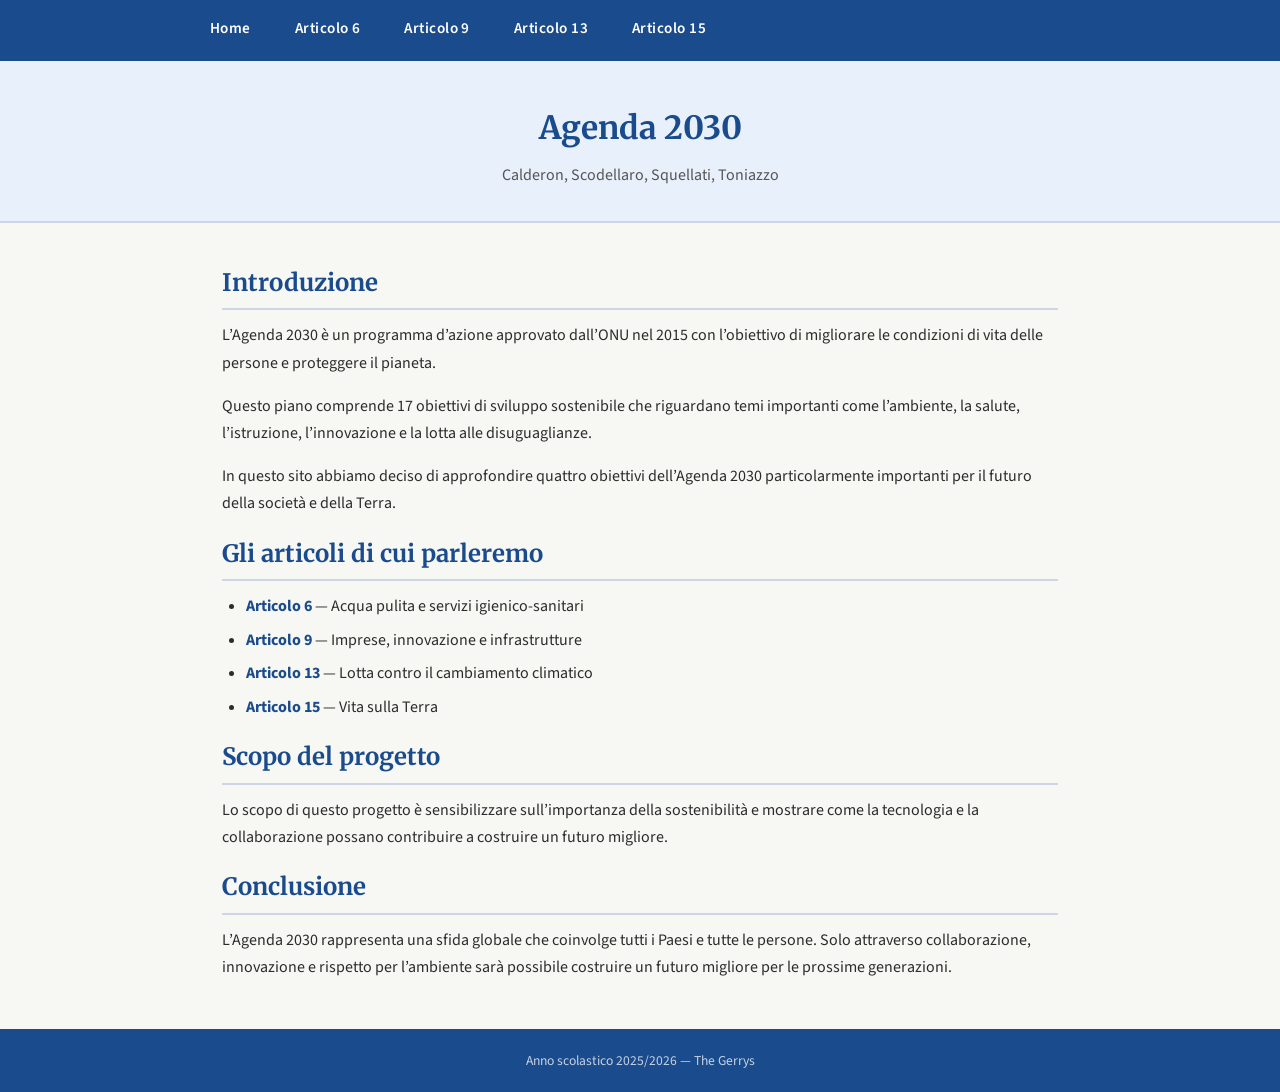
<file: index.html>
<!DOCTYPE html>
<html lang="it">
<head>
  <meta charset="UTF-8">
  <meta name="viewport" content="width=device-width, initial-scale=1.0">
  <title> Home - Agenda 2030</title>
  <!-- Collegamento all'unico foglio di stile esterno -->
  <link rel="stylesheet" href="stile.css">
</head>
<body>

  <!-- =====================================================
       NAVBAR — uguale in tutte le pagine.
       Sul link della pagina corrente aggiungi class="attivo"
       ===================================================== -->
  <nav>
    <ul>
      <li><a href="index.html">Home</a></li>
      <li><a href="articolo6.html">Articolo 6</a></li>
      <li><a href="articolo9.html">Articolo 9</a></li>
      <li><a href="articolo13.html">Articolo 13</a></li>
      <li><a href="articolo15.html">Articolo 15</a></li>
    </ul>
  </nav>

  <!-- =====================================================
       INTESTAZIONE DELLA PAGINA
       Cambia il titolo e il sottotitolo qui sotto.
       ===================================================== -->
  <header>
    <h1>Agenda 2030</h1>
    <p class="sottotitolo">Calderon, Scodellaro, Squellati, Toniazzo</p>
  </header>

  <!-- =====================================================
       CONTENUTO PRINCIPALE
       Scrivi qui il testo, le immagini, le tabelle ecc.
       ===================================================== -->
  <main>

    <!-- INIZIO CONTENUTO - puoi modificare o eliminare questo esempio -->

    <h2>Introduzione</h2>
    <p>
      L’Agenda 2030 è un programma d’azione approvato dall’ONU nel 2015 con l’obiettivo di migliorare le condizioni di vita delle persone e proteggere il pianeta. </p>
  Questo piano comprende 17 obiettivi di sviluppo sostenibile che riguardano temi importanti come l’ambiente, la salute, l’istruzione, l’innovazione e la lotta alle disuguaglianze. </p>
In questo sito abbiamo deciso di approfondire quattro obiettivi dell’Agenda 2030 particolarmente importanti per il futuro della società e della Terra.
    </p>

    <h2>Gli articoli di cui parleremo</h2>
    <ul>
      <li><strong>Articolo 6</strong> — Acqua pulita e servizi igienico-sanitari</li>
      <li><strong>Articolo 9</strong> — Imprese, innovazione e infrastrutture</li>
      <li><strong>Articolo 13</strong> — Lotta contro il cambiamento climatico</li>
      <li><strong>Articolo 15</strong> — Vita sulla Terra</li>
    </ul>

    <h2>Scopo del progetto</h2>

    <p>
      Lo scopo di questo progetto è sensibilizzare sull’importanza
      della sostenibilità e mostrare come la tecnologia e la collaborazione
      possano contribuire a costruire un futuro migliore.
    </p>

    <h2>Conclusione</h2>

    <p>
      L’Agenda 2030 rappresenta una sfida globale che coinvolge tutti i Paesi e tutte le persone.
    Solo attraverso collaborazione, innovazione e rispetto per l’ambiente sarà possibile costruire un futuro migliore per le prossime generazioni. 
    </p>

  </main>

  <!-- =====================================================
       PIÈ DI PAGINA — uguale in tutte le pagine
       ===================================================== -->
  <footer>
    <p>Anno scolastico 2025/2026 — The Gerrys</p>
  </footer>

</body>
</html>
</file>
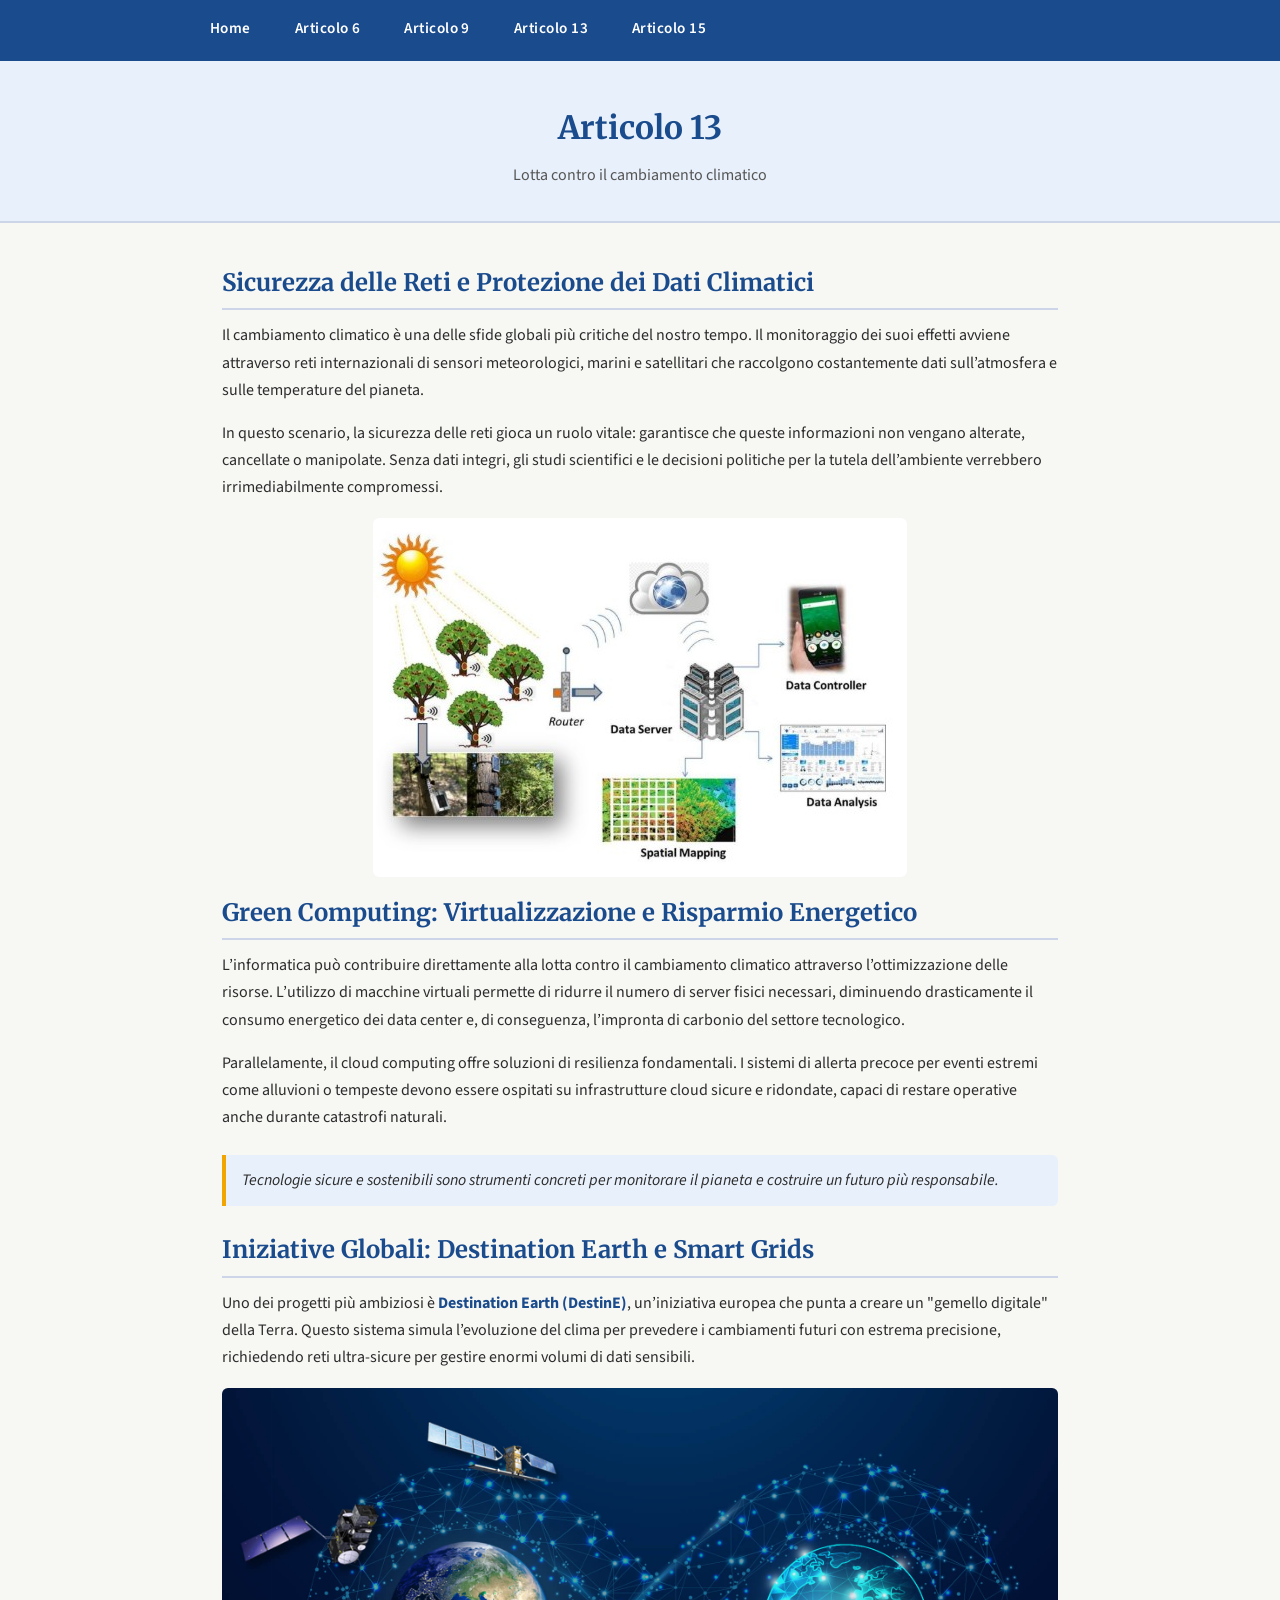
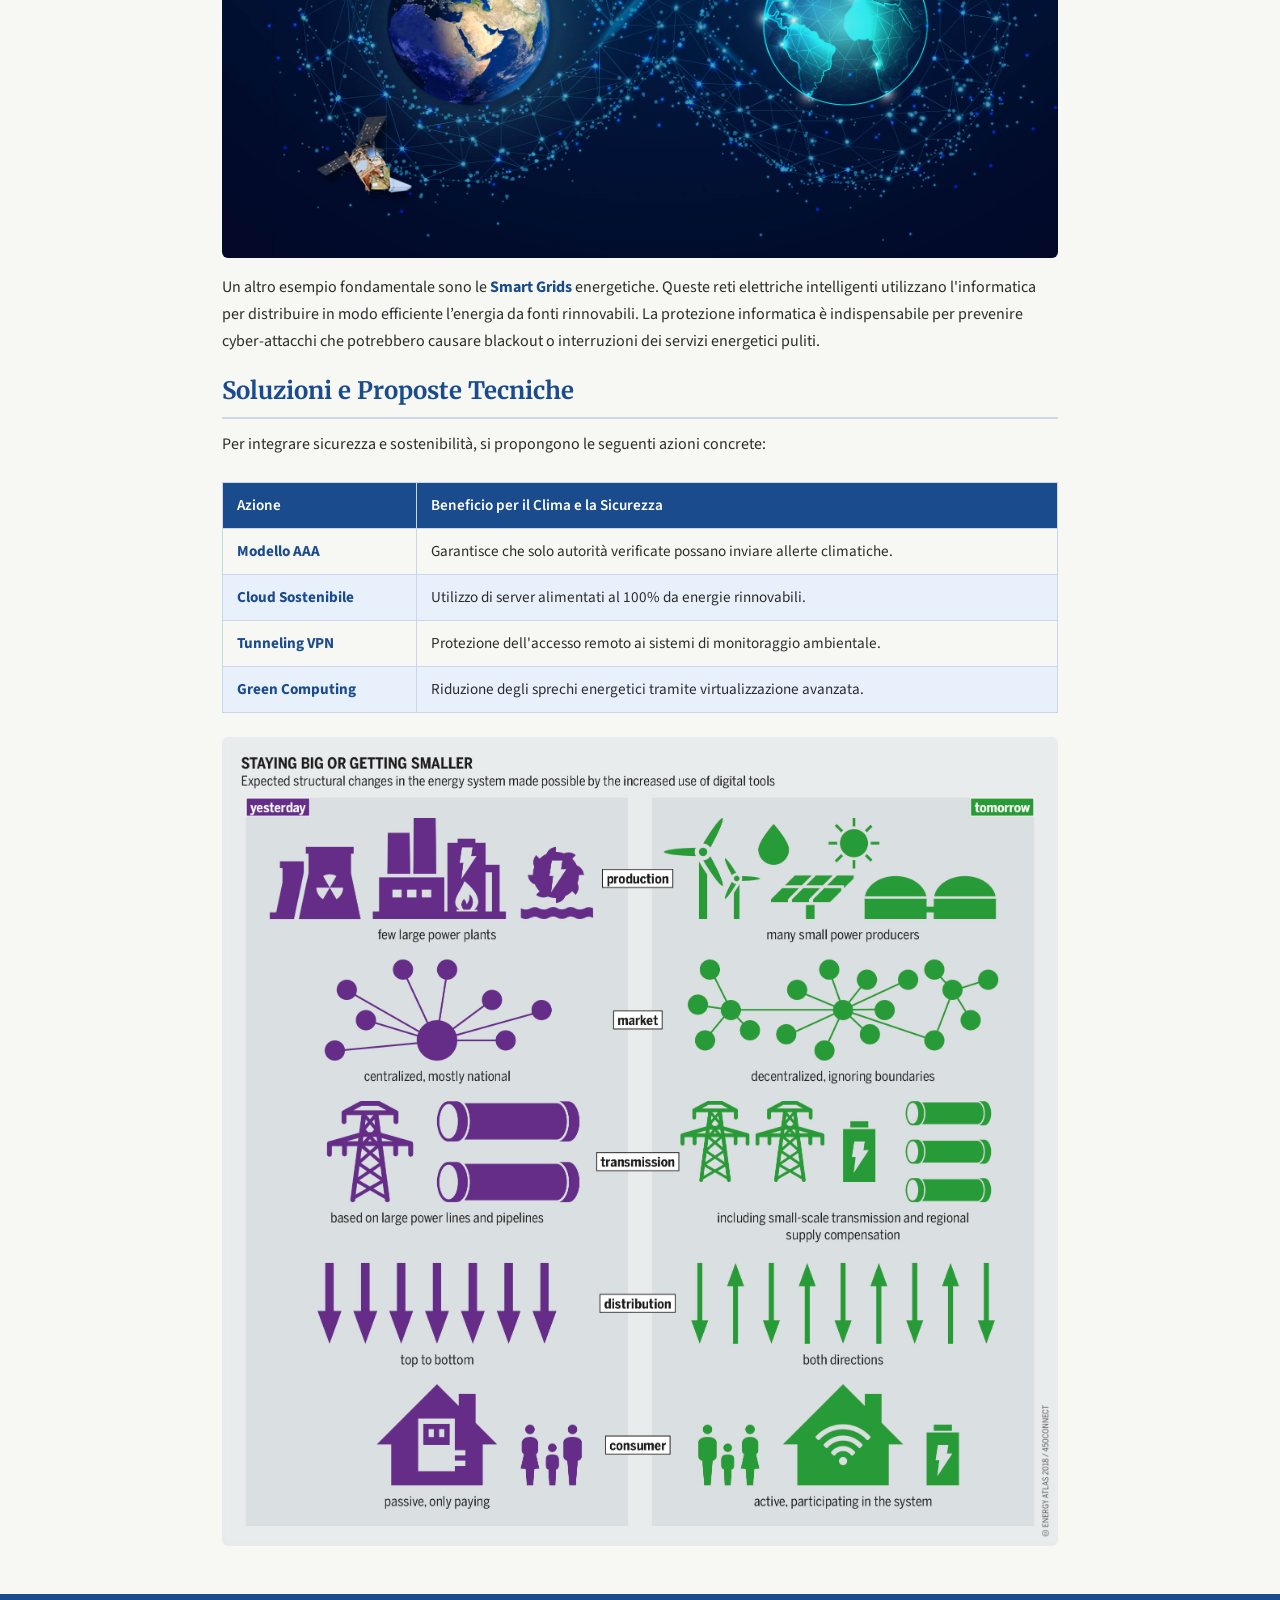
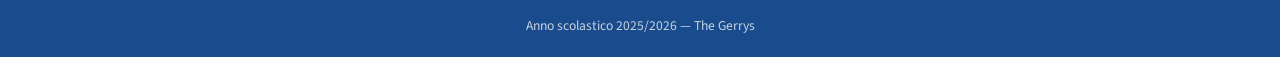
<file: articolo13.html>
<!DOCTYPE html>
<html lang="it">
<head>
  <meta charset="UTF-8">
  <meta name="viewport" content="width=device-width, initial-scale=1.0">
  <title>Articolo 13 - Agenda 2030</title>
  <link rel="stylesheet" href="stile.css">
</head>
<body>

  <nav>
    <ul>
      <li><a href="index.html">Home</a></li>
      <li><a href="articolo6.html">Articolo 6</a></li>
      <li><a href="articolo9.html">Articolo 9</a></li>
      <li><a href="articolo13.html">Articolo 13</a></li>
      <li><a href="articolo15.html">Articolo 15</a></li>
    </ul>
  </nav>

  <header>
    <h1>Articolo 13</h1>
    <p class="sottotitolo">Lotta contro il cambiamento climatico</p>
  </header>

  <main>

    <h2>Sicurezza delle Reti e Protezione dei Dati Climatici</h2>
    <p>Il cambiamento climatico è una delle sfide globali più critiche del nostro tempo. Il monitoraggio dei suoi effetti avviene attraverso reti internazionali di sensori meteorologici, marini e satellitari che raccolgono costantemente dati sull’atmosfera e sulle temperature del pianeta.</p>
    
    <p>In questo scenario, la sicurezza delle reti gioca un ruolo vitale: garantisce che queste informazioni non vengano alterate, cancellate o manipolate. Senza dati integri, gli studi scientifici e le decisioni politiche per la tutela dell’ambiente verrebbero irrimediabilmente compromessi.</p>

    <img src="img/sensori-climatici.jpg" alt="Rete di sensori per il monitoraggio ambientale">

    <h2>Green Computing: Virtualizzazione e Risparmio Energetico</h2>
    <p>L’informatica può contribuire direttamente alla lotta contro il cambiamento climatico attraverso l’ottimizzazione delle risorse. L’utilizzo di macchine virtuali permette di ridurre il numero di server fisici necessari, diminuendo drasticamente il consumo energetico dei data center e, di conseguenza, l’impronta di carbonio del settore tecnologico.</p>
    
    <p>Parallelamente, il cloud computing offre soluzioni di resilienza fondamentali. I sistemi di allerta precoce per eventi estremi come alluvioni o tempeste devono essere ospitati su infrastrutture cloud sicure e ridondate, capaci di restare operative anche durante catastrofi naturali.</p>

    <blockquote>
      Tecnologie sicure e sostenibili sono strumenti concreti per monitorare il pianeta e costruire un futuro più responsabile.
    </blockquote>

    <h2>Iniziative Globali: Destination Earth e Smart Grids</h2>
    <p>Uno dei progetti più ambiziosi è <strong>Destination Earth (DestinE)</strong>, un’iniziativa europea che punta a creare un "gemello digitale" della Terra. Questo sistema simula l’evoluzione del clima per prevedere i cambiamenti futuri con estrema precisione, richiedendo reti ultra-sicure per gestire enormi volumi di dati sensibili.</p>
    
    <img src="img/digital-twin-earth.jpg" alt="Modello digitale del pianeta Terra">

    <p>Un altro esempio fondamentale sono le <strong>Smart Grids</strong> energetiche. Queste reti elettriche intelligenti utilizzano l'informatica per distribuire in modo efficiente l’energia da fonti rinnovabili. La protezione informatica è indispensabile per prevenire cyber-attacchi che potrebbero causare blackout o interruzioni dei servizi energetici puliti.</p>

    <h2>Soluzioni e Proposte Tecniche</h2>
    <p>Per integrare sicurezza e sostenibilità, si propongono le seguenti azioni concrete:</p>
    
    <table>
      <thead>
        <tr>
          <th>Azione</th>
          <th>Beneficio per il Clima e la Sicurezza</th>
        </tr>
      </thead>
      <tbody>
        <tr>
          <td><strong>Modello AAA</strong></td>
          <td>Garantisce che solo autorità verificate possano inviare allerte climatiche.</td>
        </tr>
        <tr>
          <td><strong>Cloud Sostenibile</strong></td>
          <td>Utilizzo di server alimentati al 100% da energie rinnovabili.</td>
        </tr>
        <tr>
          <td><strong>Tunneling VPN</strong></td>
          <td>Protezione dell'accesso remoto ai sistemi di monitoraggio ambientale.</td>
        </tr>
        <tr>
          <td><strong>Green Computing</strong></td>
          <td>Riduzione degli sprechi energetici tramite virtualizzazione avanzata.</td>
        </tr>
      </tbody>
    </table>

    <img src="img/smart-grid-energy.jpg" alt="Rete elettrica intelligente con fonti rinnovabili">

  </main>

  <footer>
    <p>Anno scolastico 2025/2026 — The Gerrys</p>
  </footer>

</body>
</html>
</file>
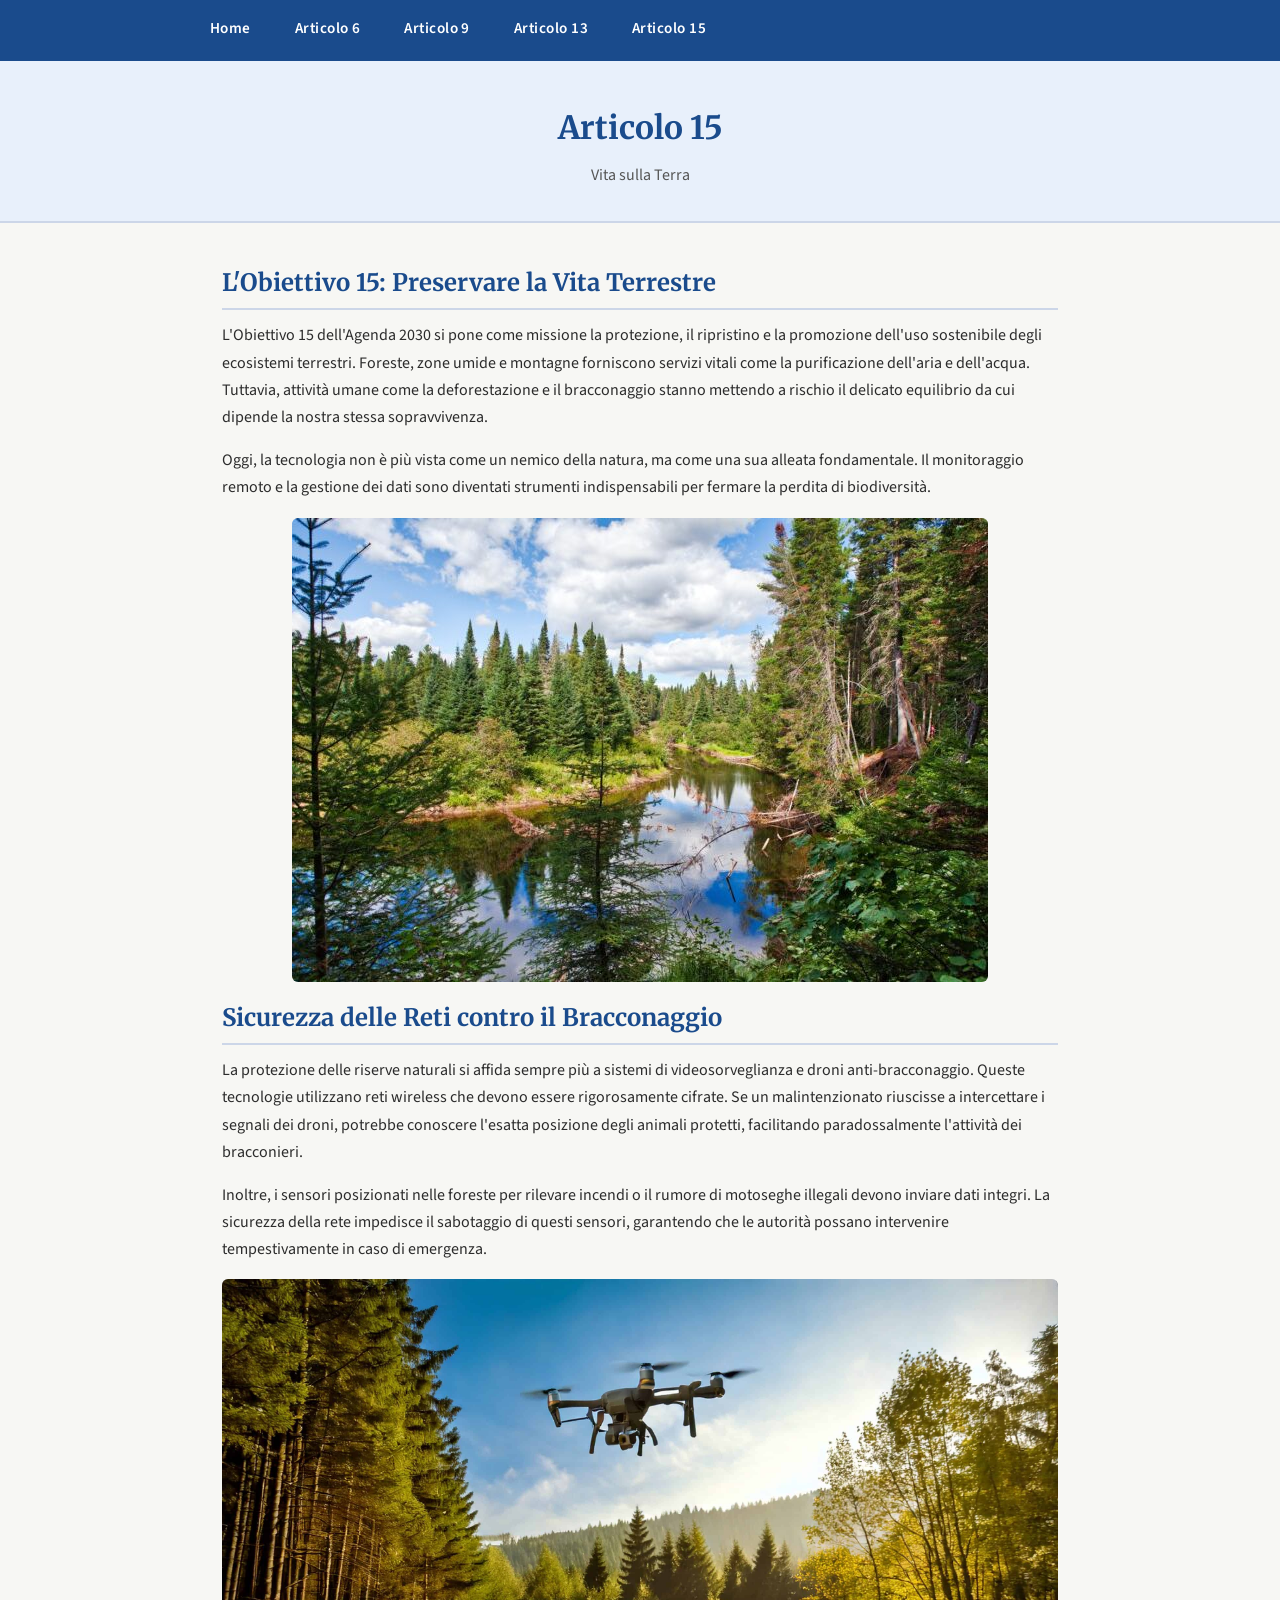
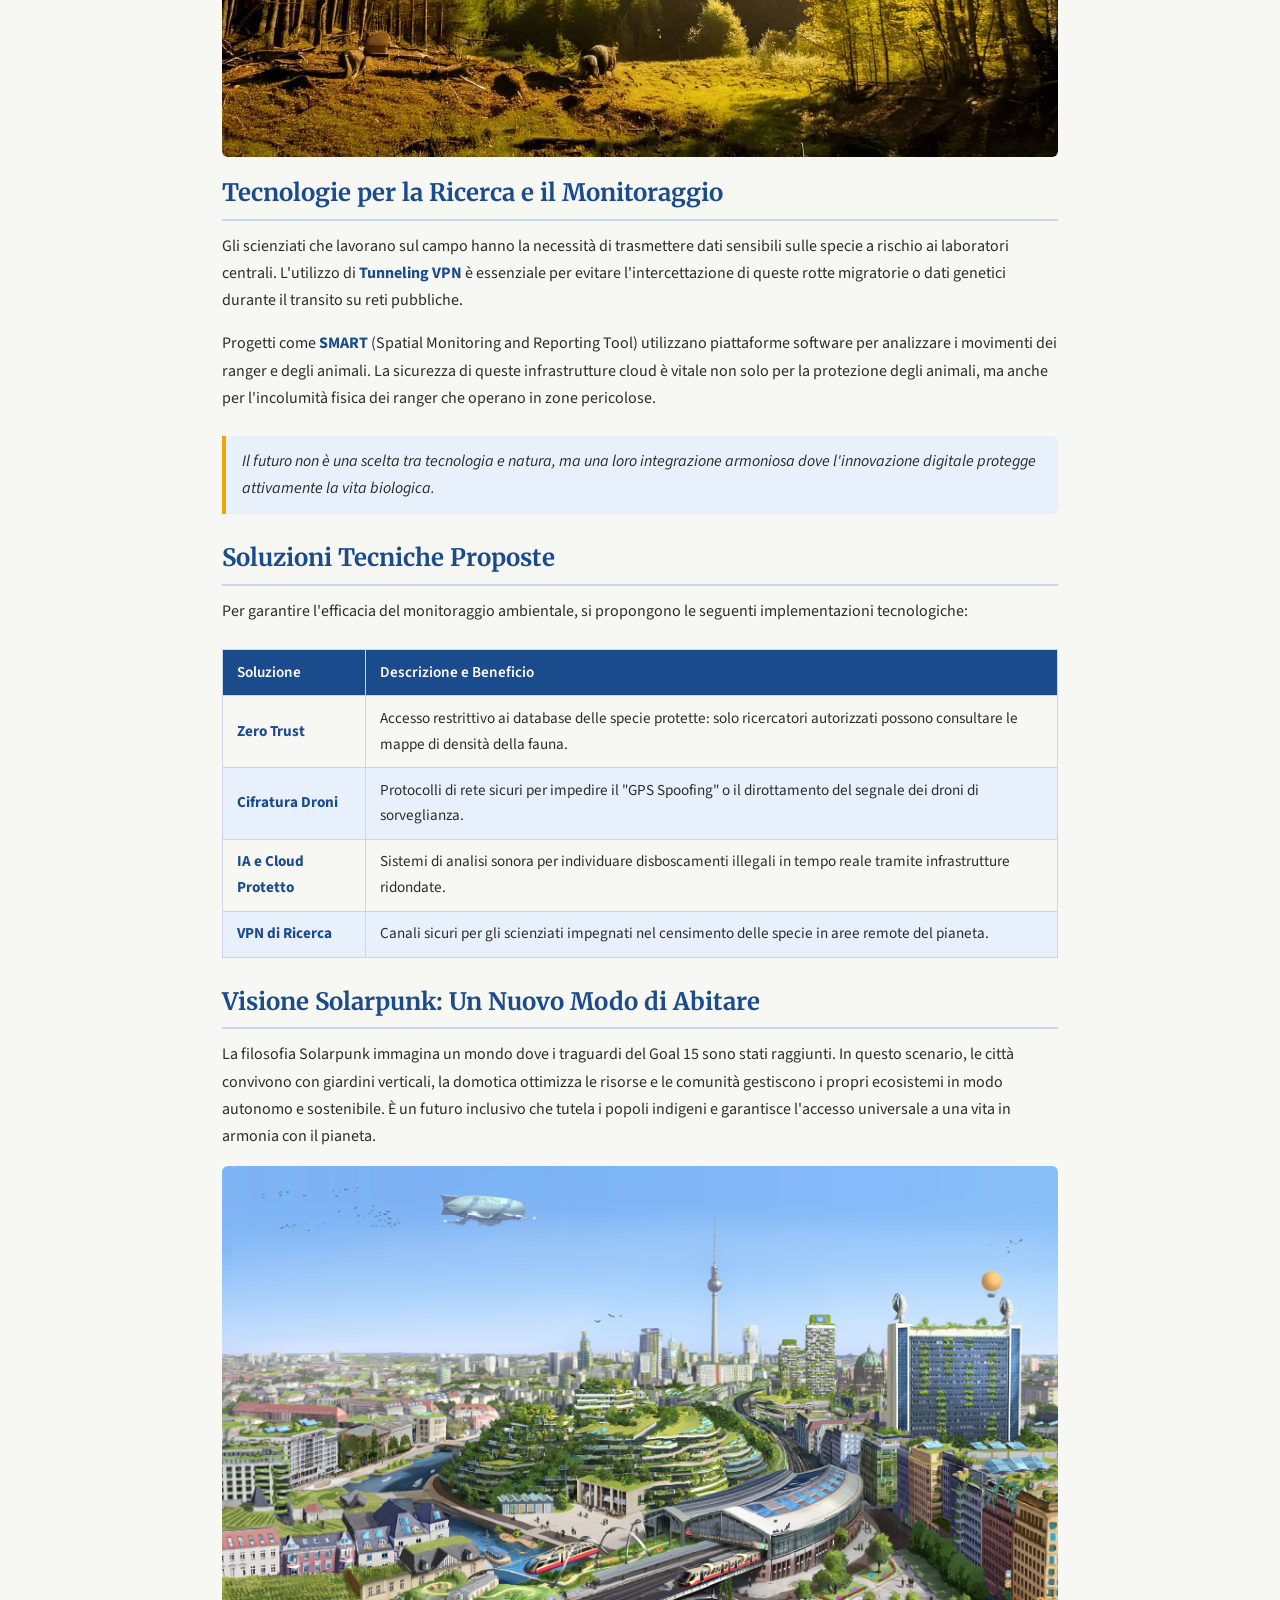
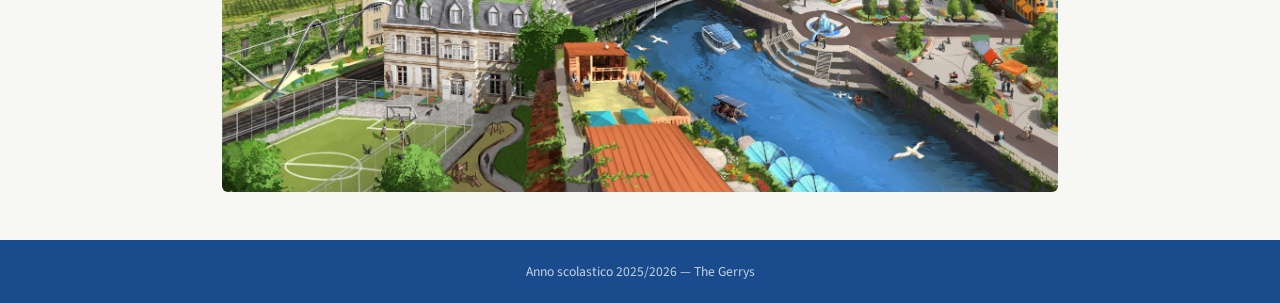
<file: articolo15.html>
<!DOCTYPE html>
<html lang="it">
<head>
  <meta charset="UTF-8">
  <meta name="viewport" content="width=device-width, initial-scale=1.0">
  <title>Articolo 15 - Agenda 2030</title>
  <link rel="stylesheet" href="stile.css">
</head>
<body>

  <nav>
    <ul>
      <li><a href="index.html">Home</a></li>
      <li><a href="articolo6.html">Articolo 6</a></li>
      <li><a href="articolo9.html">Articolo 9</a></li>
      <li><a href="articolo13.html">Articolo 13</a></li>
      <li><a href="articolo15.html">Articolo 15</a></li>
    </ul>
  </nav>

  <header>
    <h1>Articolo 15</h1>
    <p class="sottotitolo">Vita sulla Terra</p>
  </header>

  <main>

    <h2>L'Obiettivo 15: Preservare la Vita Terrestre</h2>
    <p>L'Obiettivo 15 dell'Agenda 2030 si pone come missione la protezione, il ripristino e la promozione dell'uso sostenibile degli ecosistemi terrestri. Foreste, zone umide e montagne forniscono servizi vitali come la purificazione dell'aria e dell'acqua. Tuttavia, attività umane come la deforestazione e il bracconaggio stanno mettendo a rischio il delicato equilibrio da cui dipende la nostra stessa sopravvivenza.</p>
    
    <p>Oggi, la tecnologia non è più vista come un nemico della natura, ma come una sua alleata fondamentale. Il monitoraggio remoto e la gestione dei dati sono diventati strumenti indispensabili per fermare la perdita di biodiversità.</p>

    <img src="img/ecosistema-terrestre.jpeg" alt="Rappresentazione di un ecosistema forestale protetto">

    <h2>Sicurezza delle Reti contro il Bracconaggio</h2>
    <p>La protezione delle riserve naturali si affida sempre più a sistemi di videosorveglianza e droni anti-bracconaggio. Queste tecnologie utilizzano reti wireless che devono essere rigorosamente cifrate. Se un malintenzionato riuscisse a intercettare i segnali dei droni, potrebbe conoscere l'esatta posizione degli animali protetti, facilitando paradossalmente l'attività dei bracconieri.</p>
    
    <p>Inoltre, i sensori posizionati nelle foreste per rilevare incendi o il rumore di motoseghe illegali devono inviare dati integri. La sicurezza della rete impedisce il sabotaggio di questi sensori, garantendo che le autorità possano intervenire tempestivamente in caso di emergenza.</p>

    <img src="img/drone-monitoraggio.jpg" alt="Drone utilizzato per il monitoraggio della fauna selvatica">

    <h2>Tecnologie per la Ricerca e il Monitoraggio</h2>
    <p>Gli scienziati che lavorano sul campo hanno la necessità di trasmettere dati sensibili sulle specie a rischio ai laboratori centrali. L'utilizzo di <strong>Tunneling VPN</strong> è essenziale per evitare l'intercettazione di queste rotte migratorie o dati genetici durante il transito su reti pubbliche.</p>
    
    <p>Progetti come <strong>SMART</strong> (Spatial Monitoring and Reporting Tool) utilizzano piattaforme software per analizzare i movimenti dei ranger e degli animali. La sicurezza di queste infrastrutture cloud è vitale non solo per la protezione degli animali, ma anche per l'incolumità fisica dei ranger che operano in zone pericolose.</p>

    <blockquote>
      Il futuro non è una scelta tra tecnologia e natura, ma una loro integrazione armoniosa dove l'innovazione digitale protegge attivamente la vita biologica.
    </blockquote>

    <h2>Soluzioni Tecniche Proposte</h2>
    <p>Per garantire l'efficacia del monitoraggio ambientale, si propongono le seguenti implementazioni tecnologiche:</p>
    
    <table>
      <thead>
        <tr>
          <th>Soluzione</th>
          <th>Descrizione e Beneficio</th>
        </tr>
      </thead>
      <tbody>
        <tr>
          <td><strong>Zero Trust</strong></td>
          <td>Accesso restrittivo ai database delle specie protette: solo ricercatori autorizzati possono consultare le mappe di densità della fauna.</td>
        </tr>
        <tr>
          <td><strong>Cifratura Droni</strong></td>
          <td>Protocolli di rete sicuri per impedire il "GPS Spoofing" o il dirottamento del segnale dei droni di sorveglianza.</td>
        </tr>
        <tr>
          <td><strong>IA e Cloud Protetto</strong></td>
          <td>Sistemi di analisi sonora per individuare disboscamenti illegali in tempo reale tramite infrastrutture ridondate.</td>
        </tr>
        <tr>
          <td><strong>VPN di Ricerca</strong></td>
          <td>Canali sicuri per gli scienziati impegnati nel censimento delle specie in aree remote del pianeta.</td>
        </tr>
      </tbody>
    </table>

    <h2>Visione Solarpunk: Un Nuovo Modo di Abitare</h2>
    <p>La filosofia Solarpunk immagina un mondo dove i traguardi del Goal 15 sono stati raggiunti. In questo scenario, le città convivono con giardini verticali, la domotica ottimizza le risorse e le comunità gestiscono i propri ecosistemi in modo autonomo e sostenibile. È un futuro inclusivo che tutela i popoli indigeni e garantisce l'accesso universale a una vita in armonia con il pianeta.</p>

    <img src="img/solarpunk-city.jpg" alt="Illustrazione concettuale di una città solarpunk dove natura e tecnologia coesistono">

  </main>

  <footer>
    <p>Anno scolastico 2025/2026 — The Gerrys</p>
  </footer>

</body>
</html>
</file>
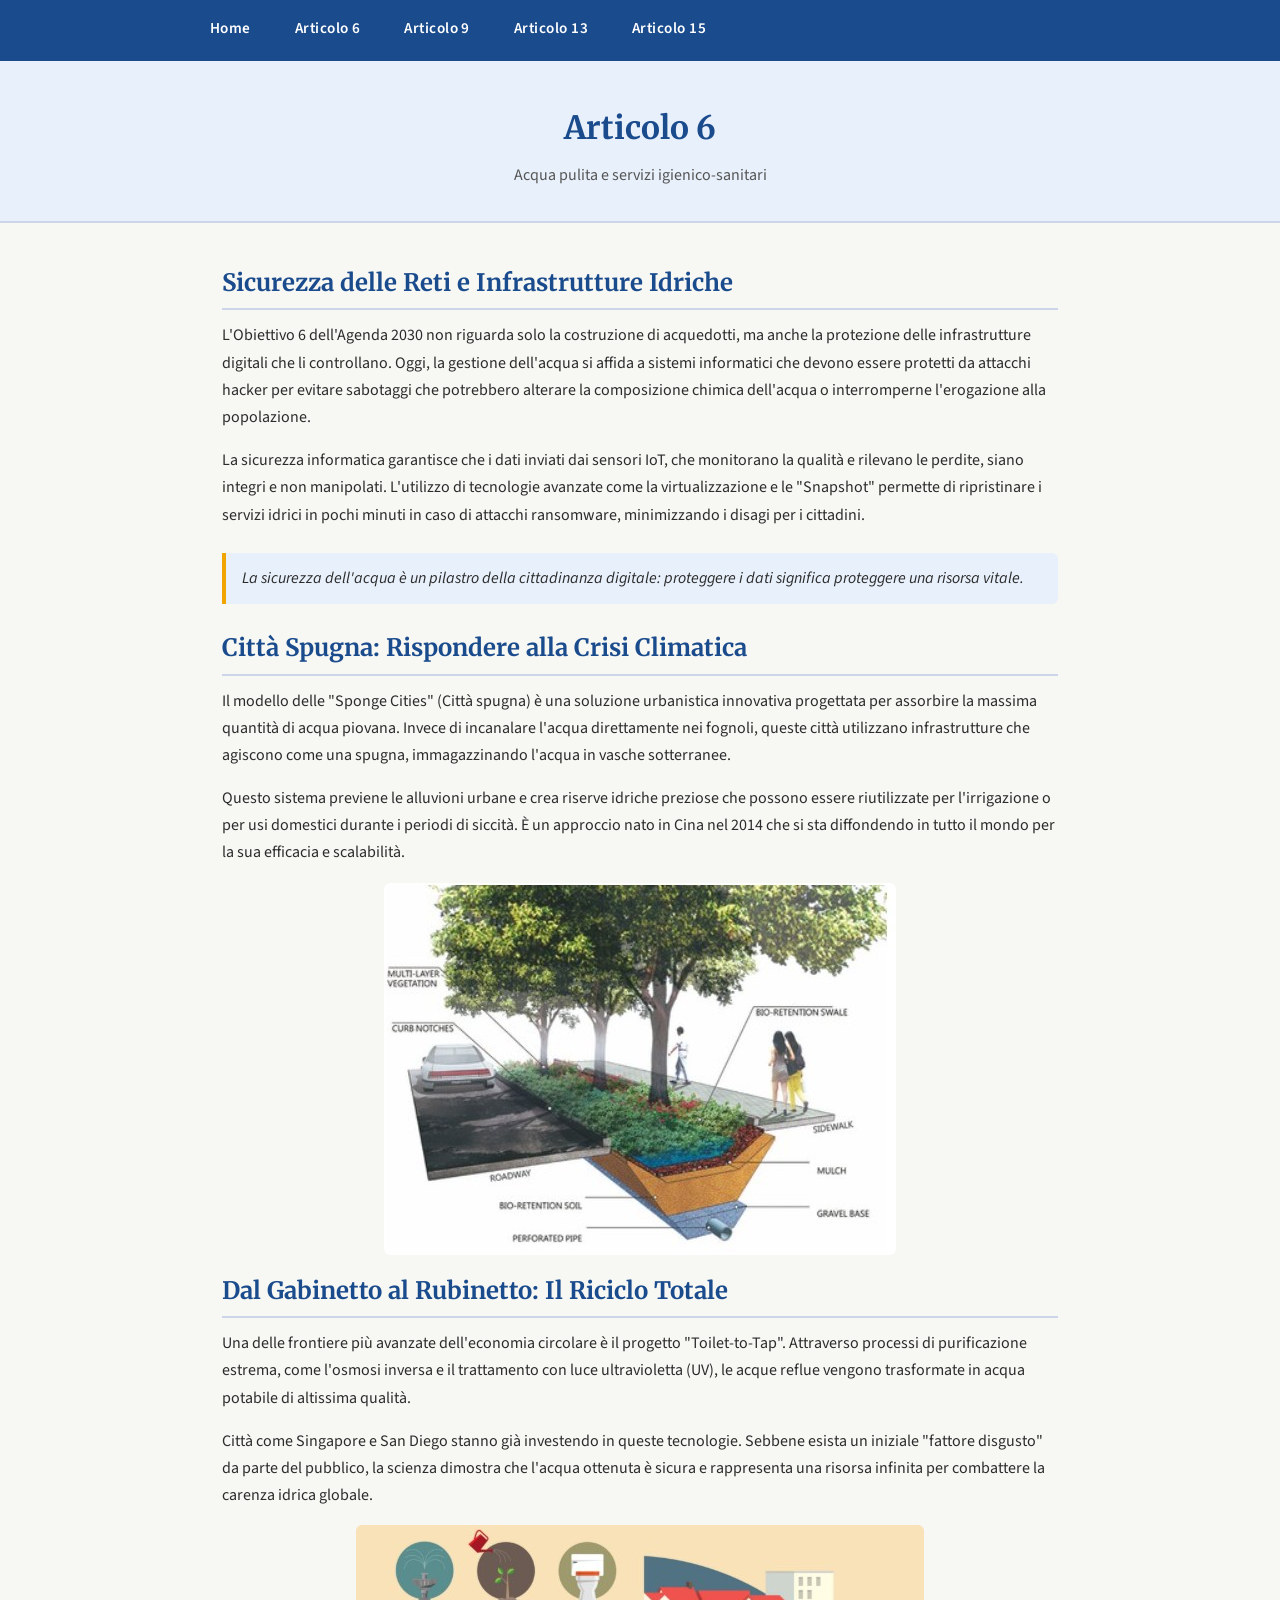
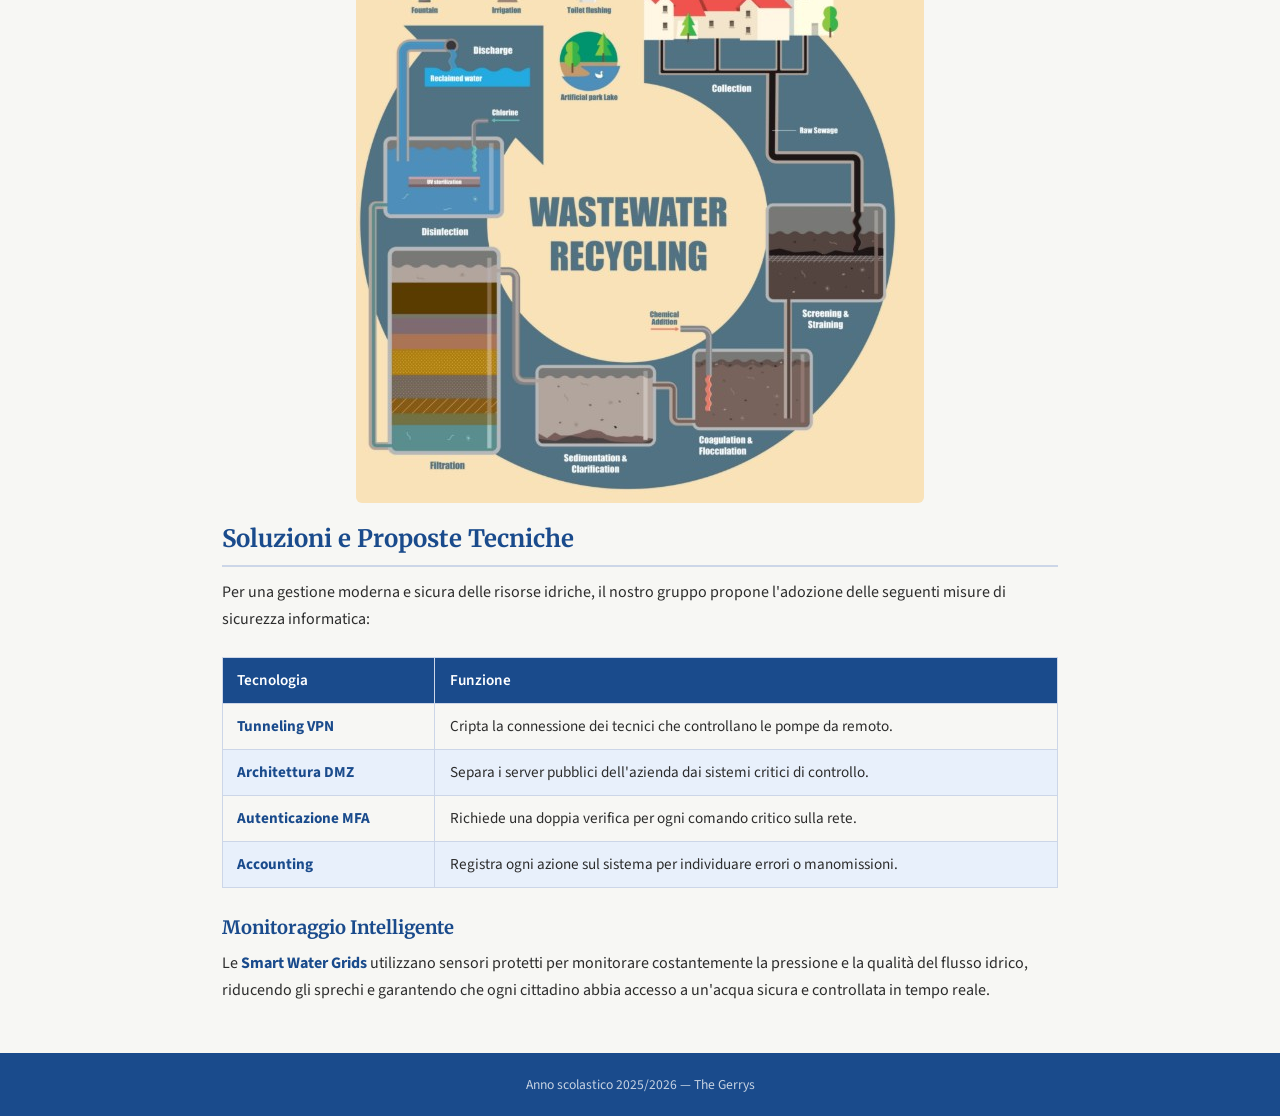
<file: articolo6.html>
<!DOCTYPE html>
<html lang="it">
<head>
  <meta charset="UTF-8">
  <meta name="viewport" content="width=device-width, initial-scale=1.0">
  <title>Articolo 6 - Agenda 2030</title>
  <link rel="stylesheet" href="stile.css">
</head>
<body>

  <nav>
    <ul>
      <li><a href="index.html">Home</a></li>
      <li><a href="articolo6.html">Articolo 6</a></li>
      <li><a href="articolo9.html">Articolo 9</a></li>
      <li><a href="articolo13.html">Articolo 13</a></li>
      <li><a href="articolo15.html">Articolo 15</a></li>
    </ul>
  </nav>

  <header>
    <h1>Articolo 6</h1>
    <p class="sottotitolo">Acqua pulita e servizi igienico-sanitari</p>
  </header>

  <main>

    <h2>Sicurezza delle Reti e Infrastrutture Idriche</h2>
    <p>L'Obiettivo 6 dell'Agenda 2030 non riguarda solo la costruzione di acquedotti, ma anche la protezione delle infrastrutture digitali che li controllano. Oggi, la gestione dell'acqua si affida a sistemi informatici che devono essere protetti da attacchi hacker per evitare sabotaggi che potrebbero alterare la composizione chimica dell'acqua o interromperne l'erogazione alla popolazione.</p>
    
    <p>La sicurezza informatica garantisce che i dati inviati dai sensori IoT, che monitorano la qualità e rilevano le perdite, siano integri e non manipolati. L'utilizzo di tecnologie avanzate come la virtualizzazione e le "Snapshot" permette di ripristinare i servizi idrici in pochi minuti in caso di attacchi ransomware, minimizzando i disagi per i cittadini.</p>

    <blockquote>
      La sicurezza dell'acqua è un pilastro della cittadinanza digitale: proteggere i dati significa proteggere una risorsa vitale.
    </blockquote>

    <h2>Città Spugna: Rispondere alla Crisi Climatica</h2>
    <p>Il modello delle "Sponge Cities" (Città spugna) è una soluzione urbanistica innovativa progettata per assorbire la massima quantità di acqua piovana. Invece di incanalare l'acqua direttamente nei fognoli, queste città utilizzano infrastrutture che agiscono come una spugna, immagazzinando l'acqua in vasche sotterranee.</p>
    
    <p>Questo sistema previene le alluvioni urbane e crea riserve idriche preziose che possono essere riutilizzate per l'irrigazione o per usi domestici durante i periodi di siccità. È un approccio nato in Cina nel 2014 che si sta diffondendo in tutto il mondo per la sua efficacia e scalabilità.</p>

    <img src="img/spongecity.jpg" alt="Schema di una città spugna">

    <h2>Dal Gabinetto al Rubinetto: Il Riciclo Totale</h2>
    <p>Una delle frontiere più avanzate dell'economia circolare è il progetto "Toilet-to-Tap". Attraverso processi di purificazione estrema, come l'osmosi inversa e il trattamento con luce ultravioletta (UV), le acque reflue vengono trasformate in acqua potabile di altissima qualità.</p>
    
    <p>Città come Singapore e San Diego stanno già investendo in queste tecnologie. Sebbene esista un iniziale "fattore disgusto" da parte del pubblico, la scienza dimostra che l'acqua ottenuta è sicura e rappresenta una risorsa infinita per combattere la carenza idrica globale.</p>

    <img src="img/toilet  to tap.jpg" alt="Ciclo di riciclo delle acque reflue">

    <h2>Soluzioni e Proposte Tecniche</h2>
    <p>Per una gestione moderna e sicura delle risorse idriche, il nostro gruppo propone l'adozione delle seguenti misure di sicurezza informatica:</p>
    
    <table>
      <thead>
        <tr>
          <th>Tecnologia</th>
          <th>Funzione</th>
        </tr>
      </thead>
      <tbody>
        <tr>
          <td><strong>Tunneling VPN</strong></td>
          <td>Cripta la connessione dei tecnici che controllano le pompe da remoto.</td>
        </tr>
        <tr>
          <td><strong>Architettura DMZ</strong></td>
          <td>Separa i server pubblici dell'azienda dai sistemi critici di controllo.</td>
        </tr>
        <tr>
          <td><strong>Autenticazione MFA</strong></td>
          <td>Richiede una doppia verifica per ogni comando critico sulla rete.</td>
        </tr>
        <tr>
          <td><strong>Accounting</strong></td>
          <td>Registra ogni azione sul sistema per individuare errori o manomissioni.</td>
        </tr>
      </tbody>
    </table>

    <h3>Monitoraggio Intelligente</h3>
    <p>Le <strong>Smart Water Grids</strong> utilizzano sensori protetti per monitorare costantemente la pressione e la qualità del flusso idrico, riducendo gli sprechi e garantendo che ogni cittadino abbia accesso a un'acqua sicura e controllata in tempo reale.</p>

  </main>

  <footer>
    <p>Anno scolastico 2025/2026 — The Gerrys</p>
  </footer>

</body>
</html>
</file>
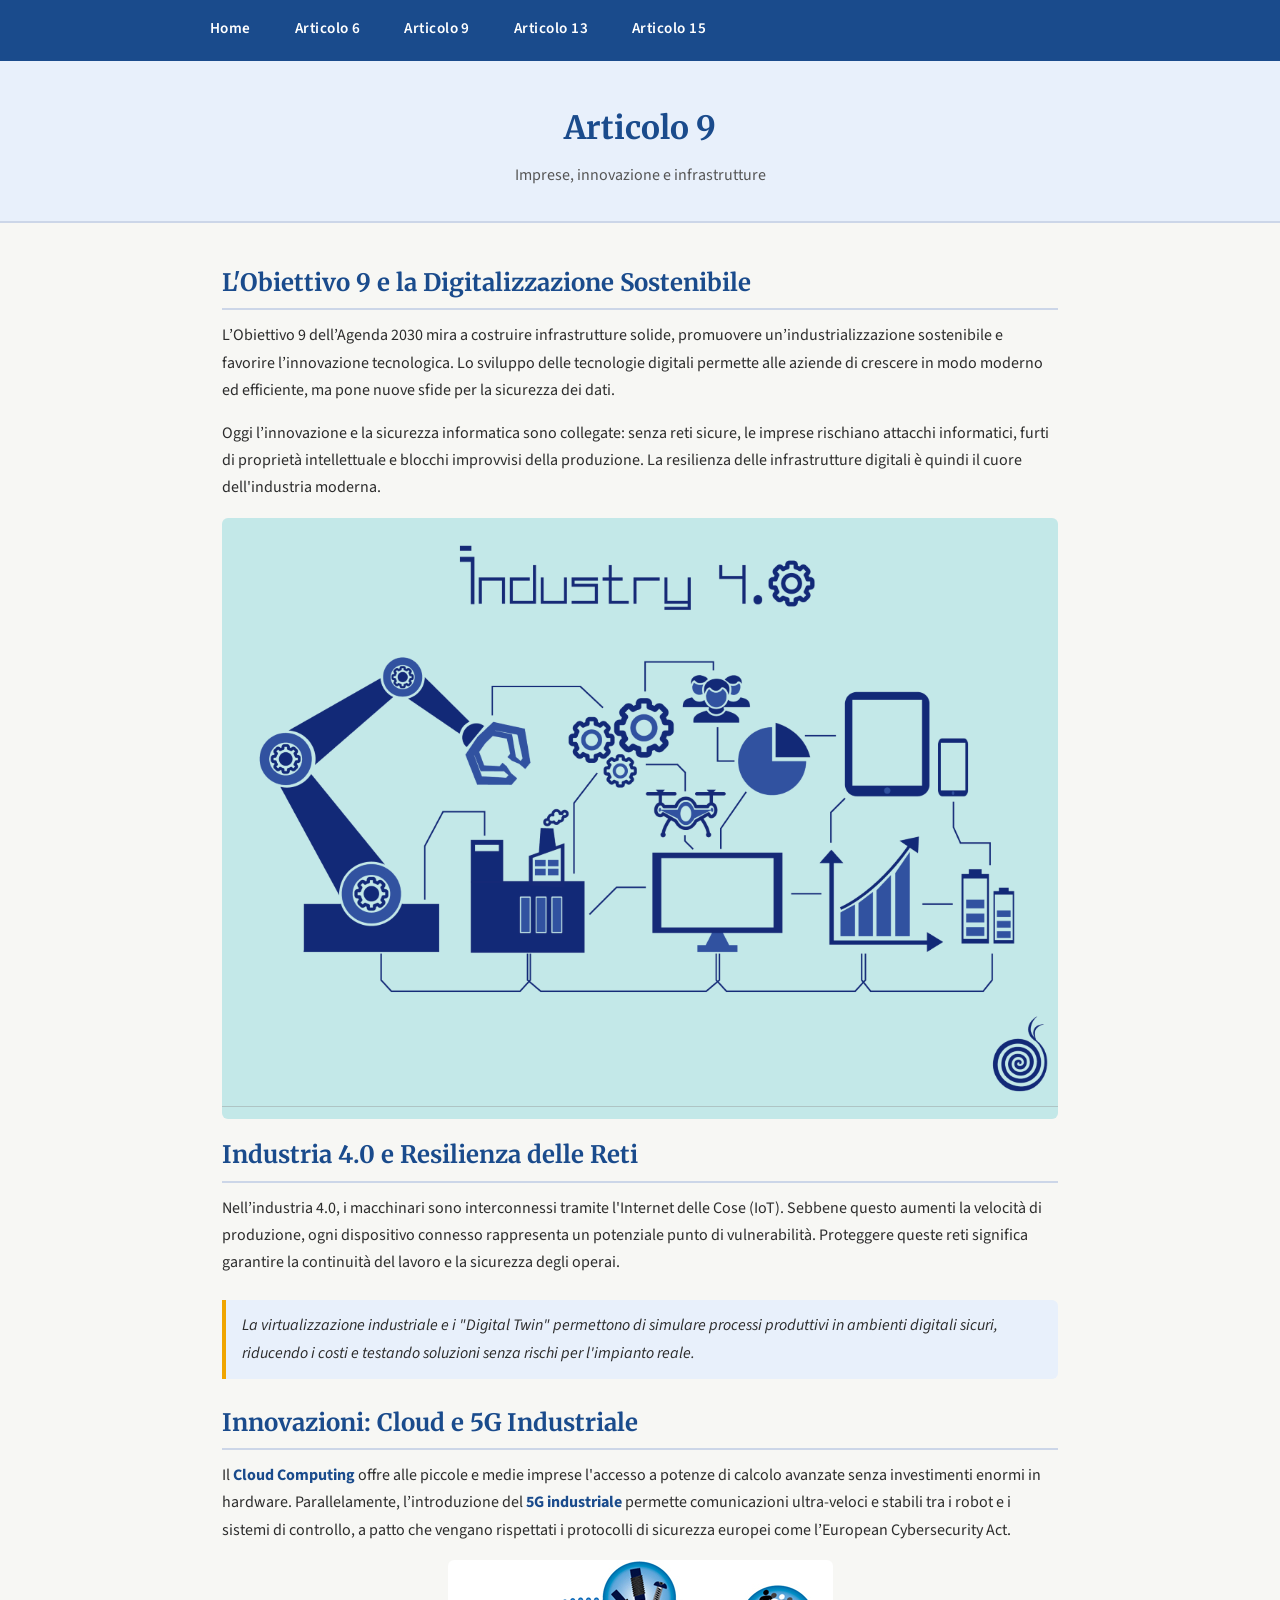
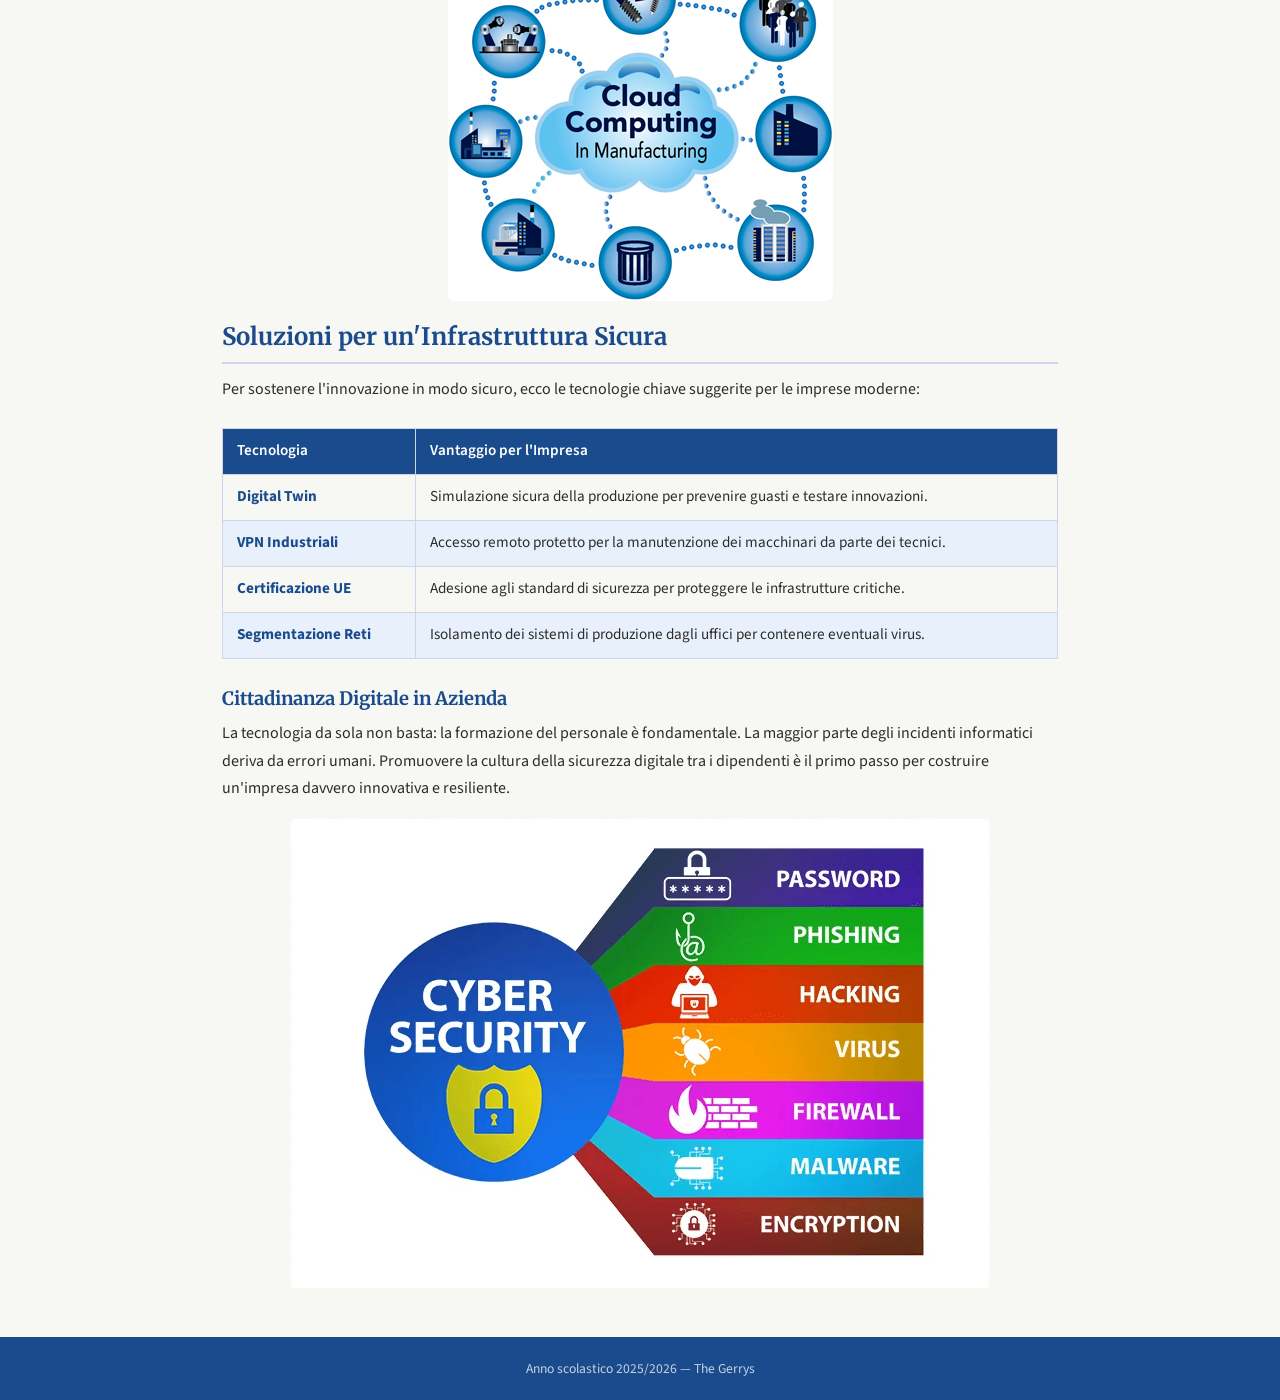
<file: articolo9.html>
<!DOCTYPE html>
<html lang="it">
<head>
  <meta charset="UTF-8">
  <meta name="viewport" content="width=device-width, initial-scale=1.0">
  <title>Articolo 9 - Agenda 2030</title>
  <link rel="stylesheet" href="stile.css">
</head>
<body>

  <nav>
    <ul>
      <li><a href="index.html">Home</a></li>
      <li><a href="articolo6.html">Articolo 6</a></li>
      <li><a href="articolo9.html">Articolo 9</a></li>
      <li><a href="articolo13.html">Articolo 13</a></li>
      <li><a href="articolo15.html">Articolo 15</a></li>
    </ul>
  </nav>

  <header>
    <h1>Articolo 9</h1>
    <p class="sottotitolo">Imprese, innovazione e infrastrutture</p>
  </header>

  <main>

    <h2>L'Obiettivo 9 e la Digitalizzazione Sostenibile</h2>
    <p>L’Obiettivo 9 dell’Agenda 2030 mira a costruire infrastrutture solide, promuovere un’industrializzazione sostenibile e favorire l’innovazione tecnologica. Lo sviluppo delle tecnologie digitali permette alle aziende di crescere in modo moderno ed efficiente, ma pone nuove sfide per la sicurezza dei dati.</p>
    
    <p>Oggi l’innovazione e la sicurezza informatica sono collegate: senza reti sicure, le imprese rischiano attacchi informatici, furti di proprietà intellettuale e blocchi improvvisi della produzione. La resilienza delle infrastrutture digitali è quindi il cuore dell'industria moderna.</p>

    <img src="img/industria-4-0.png" alt="Rappresentazione dell'industria 4.0 e connessione digitale">

    <h2>Industria 4.0 e Resilienza delle Reti</h2>
    <p>Nell’industria 4.0, i macchinari sono interconnessi tramite l'Internet delle Cose (IoT). Sebbene questo aumenti la velocità di produzione, ogni dispositivo connesso rappresenta un potenziale punto di vulnerabilità. Proteggere queste reti significa garantire la continuità del lavoro e la sicurezza degli operai.</p>

    <blockquote>
      La virtualizzazione industriale e i "Digital Twin" permettono di simulare processi produttivi in ambienti digitali sicuri, riducendo i costi e testando soluzioni senza rischi per l'impianto reale.
    </blockquote>

    <h2>Innovazioni: Cloud e 5G Industriale</h2>
    <p>Il <strong>Cloud Computing</strong> offre alle piccole e medie imprese l'accesso a potenze di calcolo avanzate senza investimenti enormi in hardware. Parallelamente, l’introduzione del <strong>5G industriale</strong> permette comunicazioni ultra-veloci e stabili tra i robot e i sistemi di controllo, a patto che vengano rispettati i protocolli di sicurezza europei come l’European Cybersecurity Act.</p>

    <img src="img/cloud-industrial-computing.jpg" alt="Infrastruttura Cloud applicata all'innovazione aziendale">

    <h2>Soluzioni per un'Infrastruttura Sicura</h2>
    <p>Per sostenere l'innovazione in modo sicuro, ecco le tecnologie chiave suggerite per le imprese moderne:</p>
    
    <table>
      <thead>
        <tr>
          <th>Tecnologia</th>
          <th>Vantaggio per l'Impresa</th>
        </tr>
      </thead>
      <tbody>
        <tr>
          <td><strong>Digital Twin</strong></td>
          <td>Simulazione sicura della produzione per prevenire guasti e testare innovazioni.</td>
        </tr>
        <tr>
          <td><strong>VPN Industriali</strong></td>
          <td>Accesso remoto protetto per la manutenzione dei macchinari da parte dei tecnici.</td>
        </tr>
        <tr>
          <td><strong>Certificazione UE</strong></td>
          <td>Adesione agli standard di sicurezza per proteggere le infrastrutture critiche.</td>
        </tr>
        <tr>
          <td><strong>Segmentazione Reti</strong></td>
          <td>Isolamento dei sistemi di produzione dagli uffici per contenere eventuali virus.</td>
        </tr>
      </tbody>
    </table>

    <h3>Cittadinanza Digitale in Azienda</h3>
    <p>La tecnologia da sola non basta: la formazione del personale è fondamentale. La maggior parte degli incidenti informatici deriva da errori umani. Promuovere la cultura della sicurezza digitale tra i dipendenti è il primo passo per costruire un'impresa davvero innovativa e resiliente.</p>

    <img src="img/cybersecurity-factory.webp" alt="Sicurezza informatica applicata ai sistemi di produzione">

  </main>

  <footer>
    <p>Anno scolastico 2025/2026 — The Gerrys</p>
  </footer>

</body>
</html>
</file>
<file: stile.css>
/* ============================================================
   STILE.CSS — Foglio di stile comune per tutto il sito
   Cambia colori, font e dimensioni qui per aggiornare
   l'aspetto di TUTTE le pagine contemporaneamente.
   ============================================================ */

/* --- Importazione font da Google Fonts --- */
@import url('https://fonts.googleapis.com/css2?family=Merriweather:wght@400;700&family=Source+Sans+3:wght@400;600&display=swap');

/* --- Variabili di colore e font (modificale a piacere) --- */
:root {
  --colore-primario:    #1a4b8c;   /* Blu scuro — navbar e titoli */
  --colore-secondario:  #e8f0fb;   /* Azzurro chiaro — sfondo navbar */
  --colore-accento:     #f0a500;   /* Giallo ambra — link attivo */
  --colore-testo:       #2c2c2c;   /* Grigio scuro — testo del corpo */
  --colore-sfondo:      #f7f7f4;   /* Bianco caldo — sfondo pagina */
  --colore-bordo:       #ccd6e8;   /* Grigio azzurrato — bordi */
  --font-titoli:        'Merriweather', serif;
  --font-corpo:         'Source Sans 3', sans-serif;
  --larghezza-max:      900px;     /* Larghezza massima del contenuto */
}

/* --- Reset di base --- */
*, *::before, *::after {
  box-sizing: border-box;
  margin: 0;
  padding: 0;
}

/* --- Corpo della pagina --- */
body {
  font-family: var(--font-corpo);
  font-size: 1rem;
  color: var(--colore-testo);
  background-color: var(--colore-sfondo);
  line-height: 1.7;
}

/* ============================================================
   NAVBAR
   ============================================================ */
nav {
  background-color: var(--colore-primario);
  padding: 0 2rem;
}

nav ul {
  list-style: none;
  display: flex;
  flex-wrap: wrap;
  gap: 0.25rem;
  max-width: var(--larghezza-max);
  margin: 0 auto;
}

nav ul li a {
  display: block;
  padding: 1rem 1.25rem;
  color: #ffffff;
  text-decoration: none;
  font-family: var(--font-corpo);
  font-weight: 600;
  font-size: 0.95rem;
  letter-spacing: 0.03em;
  transition: background-color 0.2s ease, color 0.2s ease;
  border-bottom: 3px solid transparent;
}

nav ul li a:hover {
  background-color: rgba(255, 255, 255, 0.12);
  border-bottom-color: var(--colore-accento);
}

/* Classe da aggiungere manualmente al link della pagina corrente */
nav ul li a.attivo {
  background-color: rgba(255, 255, 255, 0.18);
  border-bottom-color: var(--colore-accento);
  color: var(--colore-accento);
}

/* ============================================================
   INTESTAZIONE DELLA PAGINA (header)
   ============================================================ */
header {
  background-color: var(--colore-secondario);
  border-bottom: 2px solid var(--colore-bordo);
  padding: 2.5rem 2rem 2rem;
  text-align: center;
}

header h1 {
  font-family: var(--font-titoli);
  font-size: 2rem;
  color: var(--colore-primario);
  margin-bottom: 0.4rem;
}

header p.sottotitolo {
  font-size: 1rem;
  color: #555;
}

/* ============================================================
   CONTENUTO PRINCIPALE (main)
   ============================================================ */
main {
  max-width: var(--larghezza-max);
  margin: 2.5rem auto;
  padding: 0 2rem;
}

/* --- Titoli interni --- */
main h2 {
  font-family: var(--font-titoli);
  font-size: 1.5rem;
  color: var(--colore-primario);
  margin-bottom: 0.75rem;
  padding-bottom: 0.3rem;
  border-bottom: 2px solid var(--colore-bordo);
}

main h3 {
  font-family: var(--font-titoli);
  font-size: 1.15rem;
  color: var(--colore-primario);
  margin: 1.5rem 0 0.4rem;
}

/* --- Paragrafi --- */
main p {
  margin-bottom: 1rem;
}

/* --- Elenchi puntati e numerati --- */
main ul,
main ol {
  margin: 0.5rem 0 1rem 1.5rem;
}

main li {
  margin-bottom: 0.4rem;
}

/* --- Evidenziazione testo importante --- */
main strong {
  color: var(--colore-primario);
}

/* --- Citazioni o box informativi --- */
main blockquote {
  border-left: 4px solid var(--colore-accento);
  background-color: var(--colore-secondario);
  padding: 0.75rem 1rem;
  margin: 1.5rem 0;
  border-radius: 0 6px 6px 0;
  font-style: italic;
}

/* --- Tabelle --- */
main table {
  width: 100%;
  border-collapse: collapse;
  margin: 1.5rem 0;
  font-size: 0.95rem;
}

main th,
main td {
  border: 1px solid var(--colore-bordo);
  padding: 0.6rem 0.9rem;
  text-align: left;
}

main th {
  background-color: var(--colore-primario);
  color: #ffffff;
  font-weight: 600;
}

main tr:nth-child(even) {
  background-color: var(--colore-secondario);
}

/* --- Immagini --- */
main img {
  max-width: 100%;
  height: auto;
  border-radius: 6px;
  display: block;
  margin: 1rem auto;
}

/* ============================================================
   PIÈ DI PAGINA (footer)
   ============================================================ */
footer {
  background-color: var(--colore-primario);
  color: rgba(255, 255, 255, 0.75);
  text-align: center;
  padding: 1.25rem 2rem;
  font-size: 0.85rem;
  margin-top: 3rem;
}

footer a {
  color: var(--colore-accento);
  text-decoration: none;
}

/* ============================================================
   RESPONSIVE — schermi piccoli (tablet e smartphone)
   ============================================================ */
@media (max-width: 640px) {
  nav ul {
    flex-direction: column;
    gap: 0;
  }

  nav ul li a {
    padding: 0.75rem 1rem;
    border-bottom: none;
    border-left: 3px solid transparent;
  }

  nav ul li a:hover,
  nav ul li a.attivo {
    border-bottom: none;
    border-left-color: var(--colore-accento);
  }

  header h1 {
    font-size: 1.5rem;
  }

  main {
    padding: 0 1rem;
  }
}
</file>
